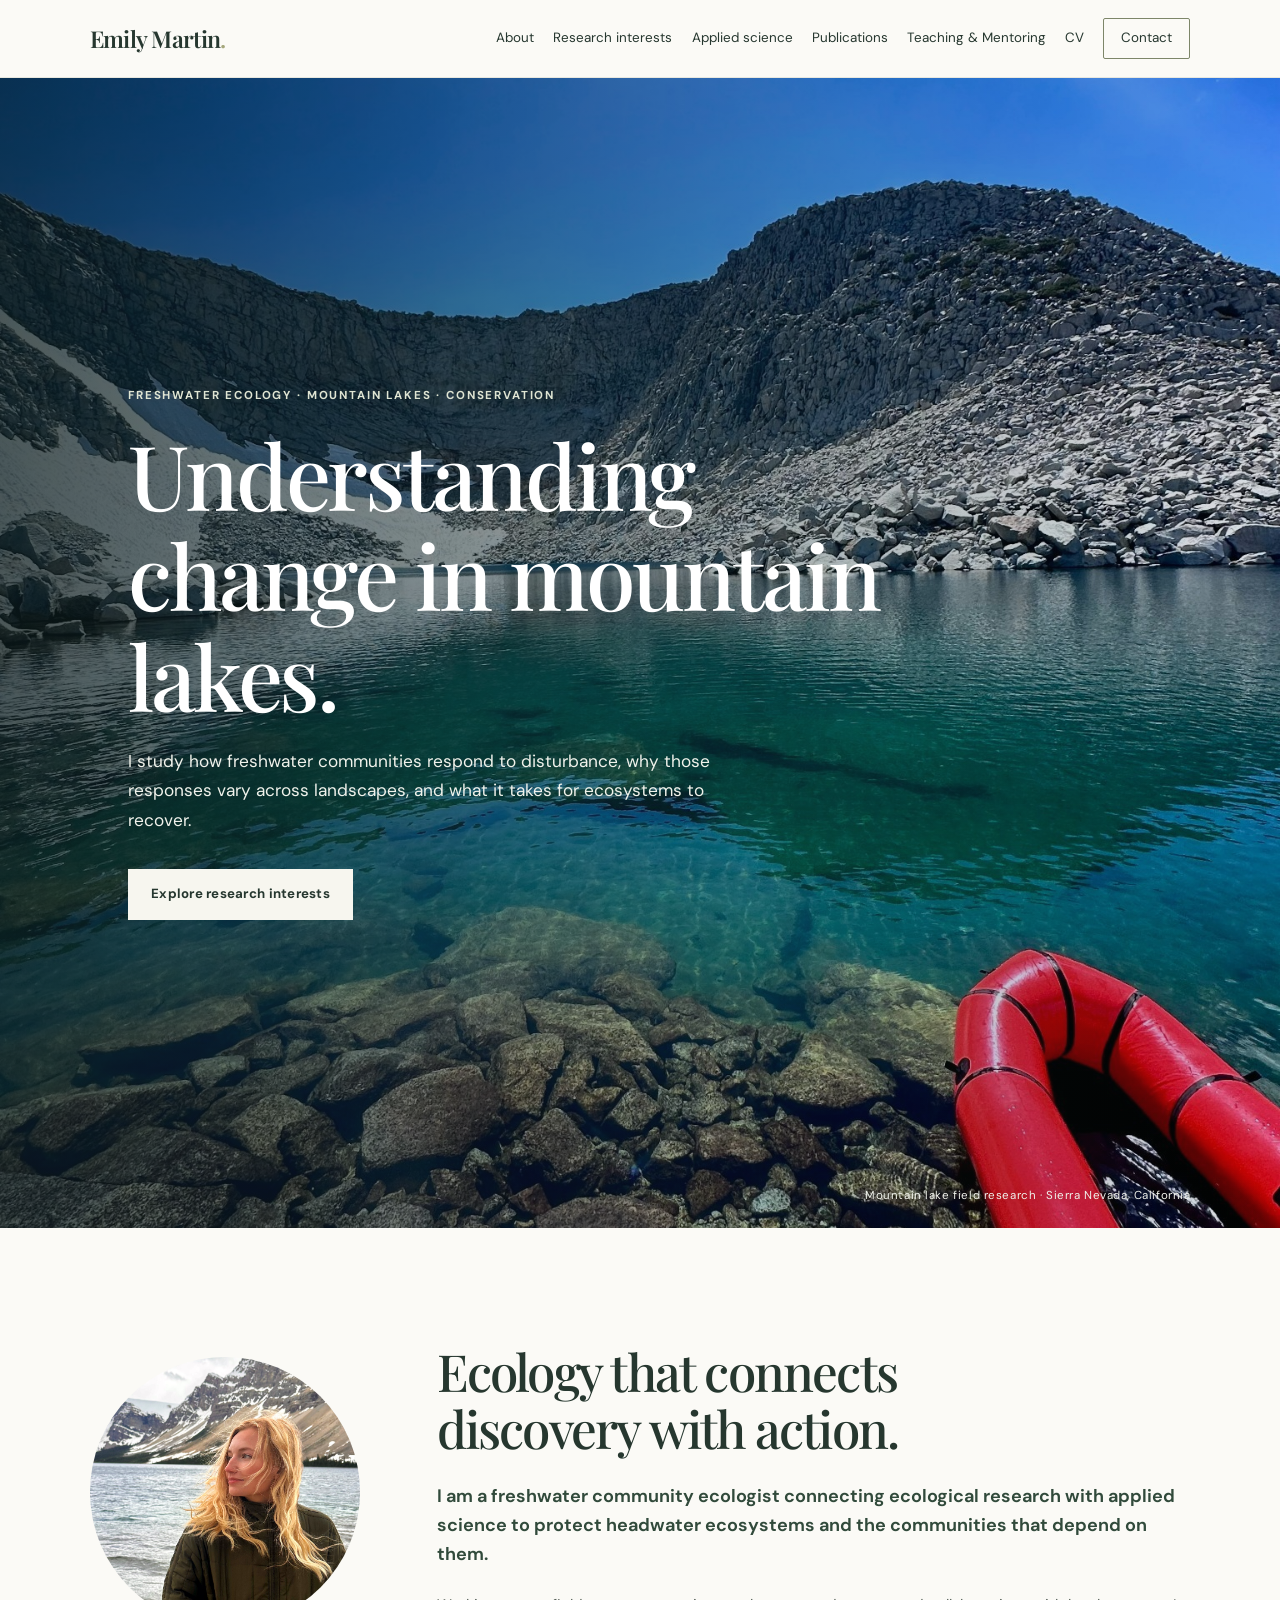
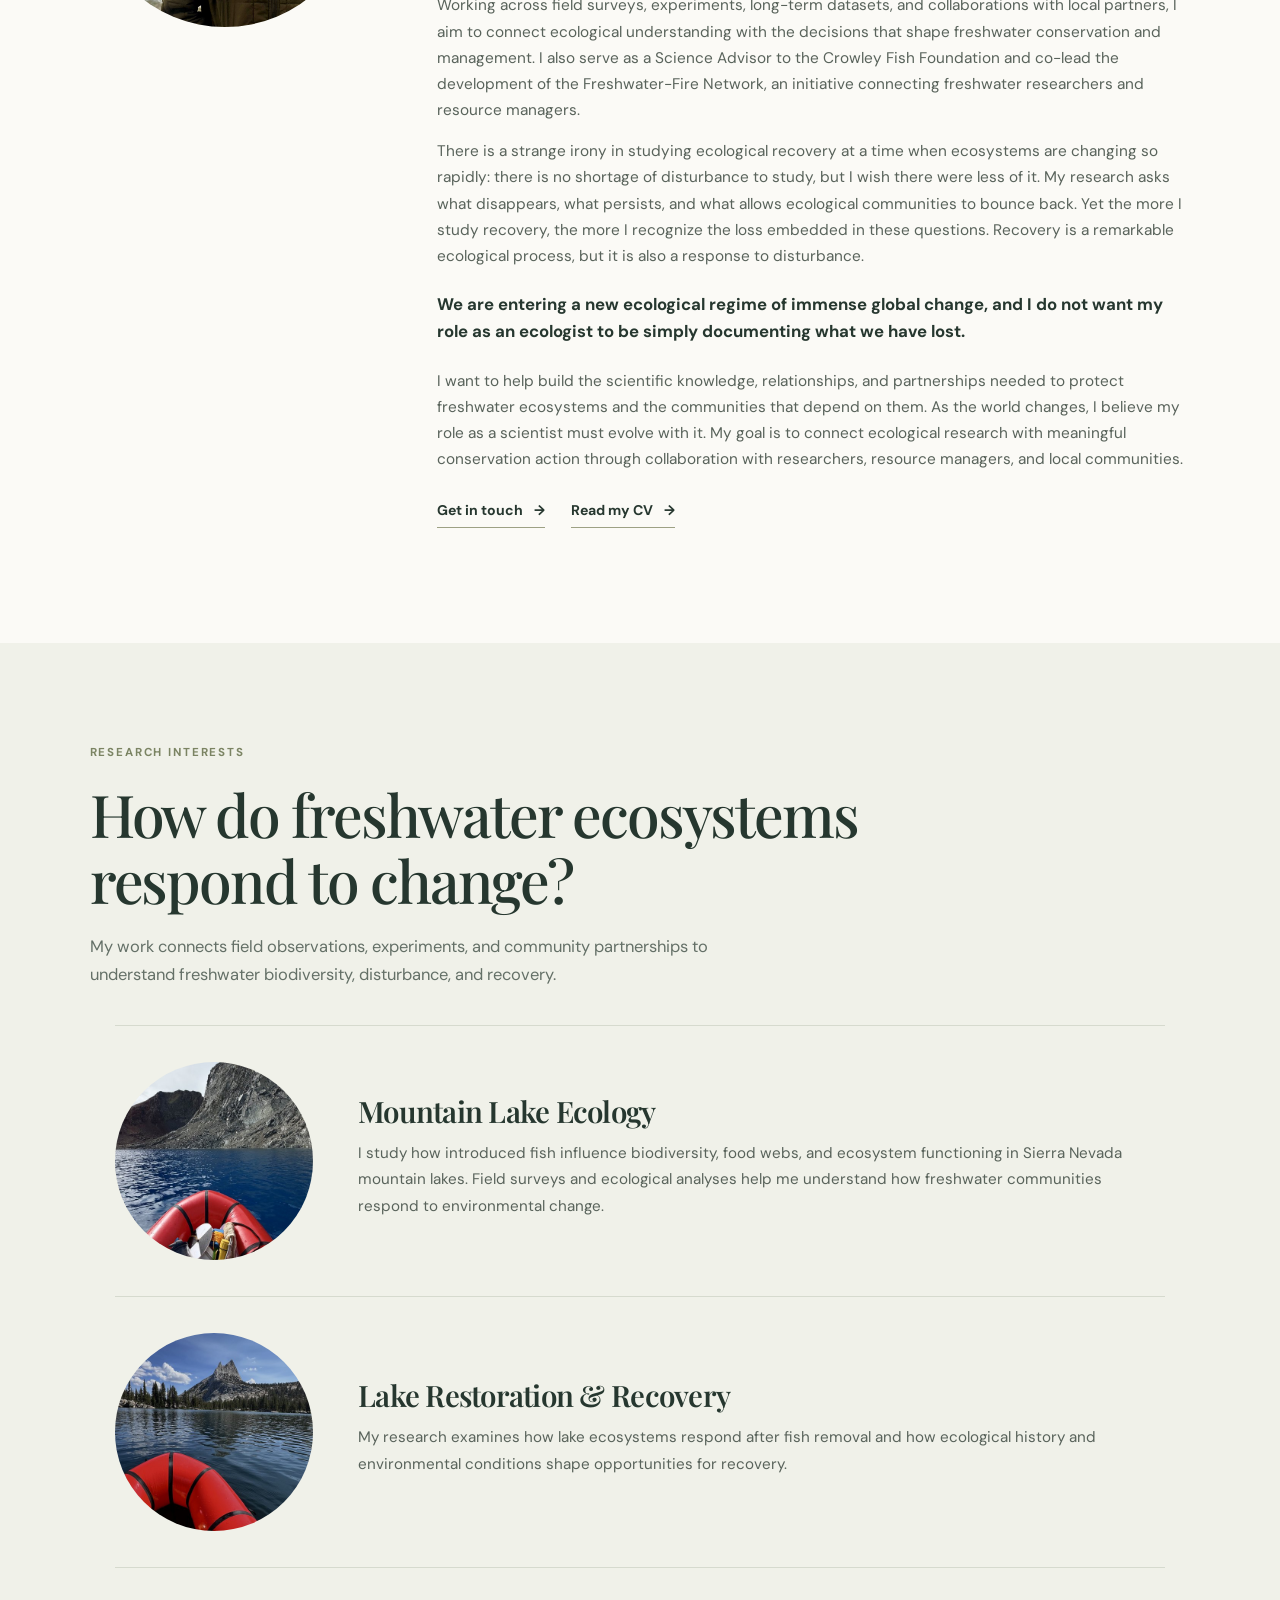
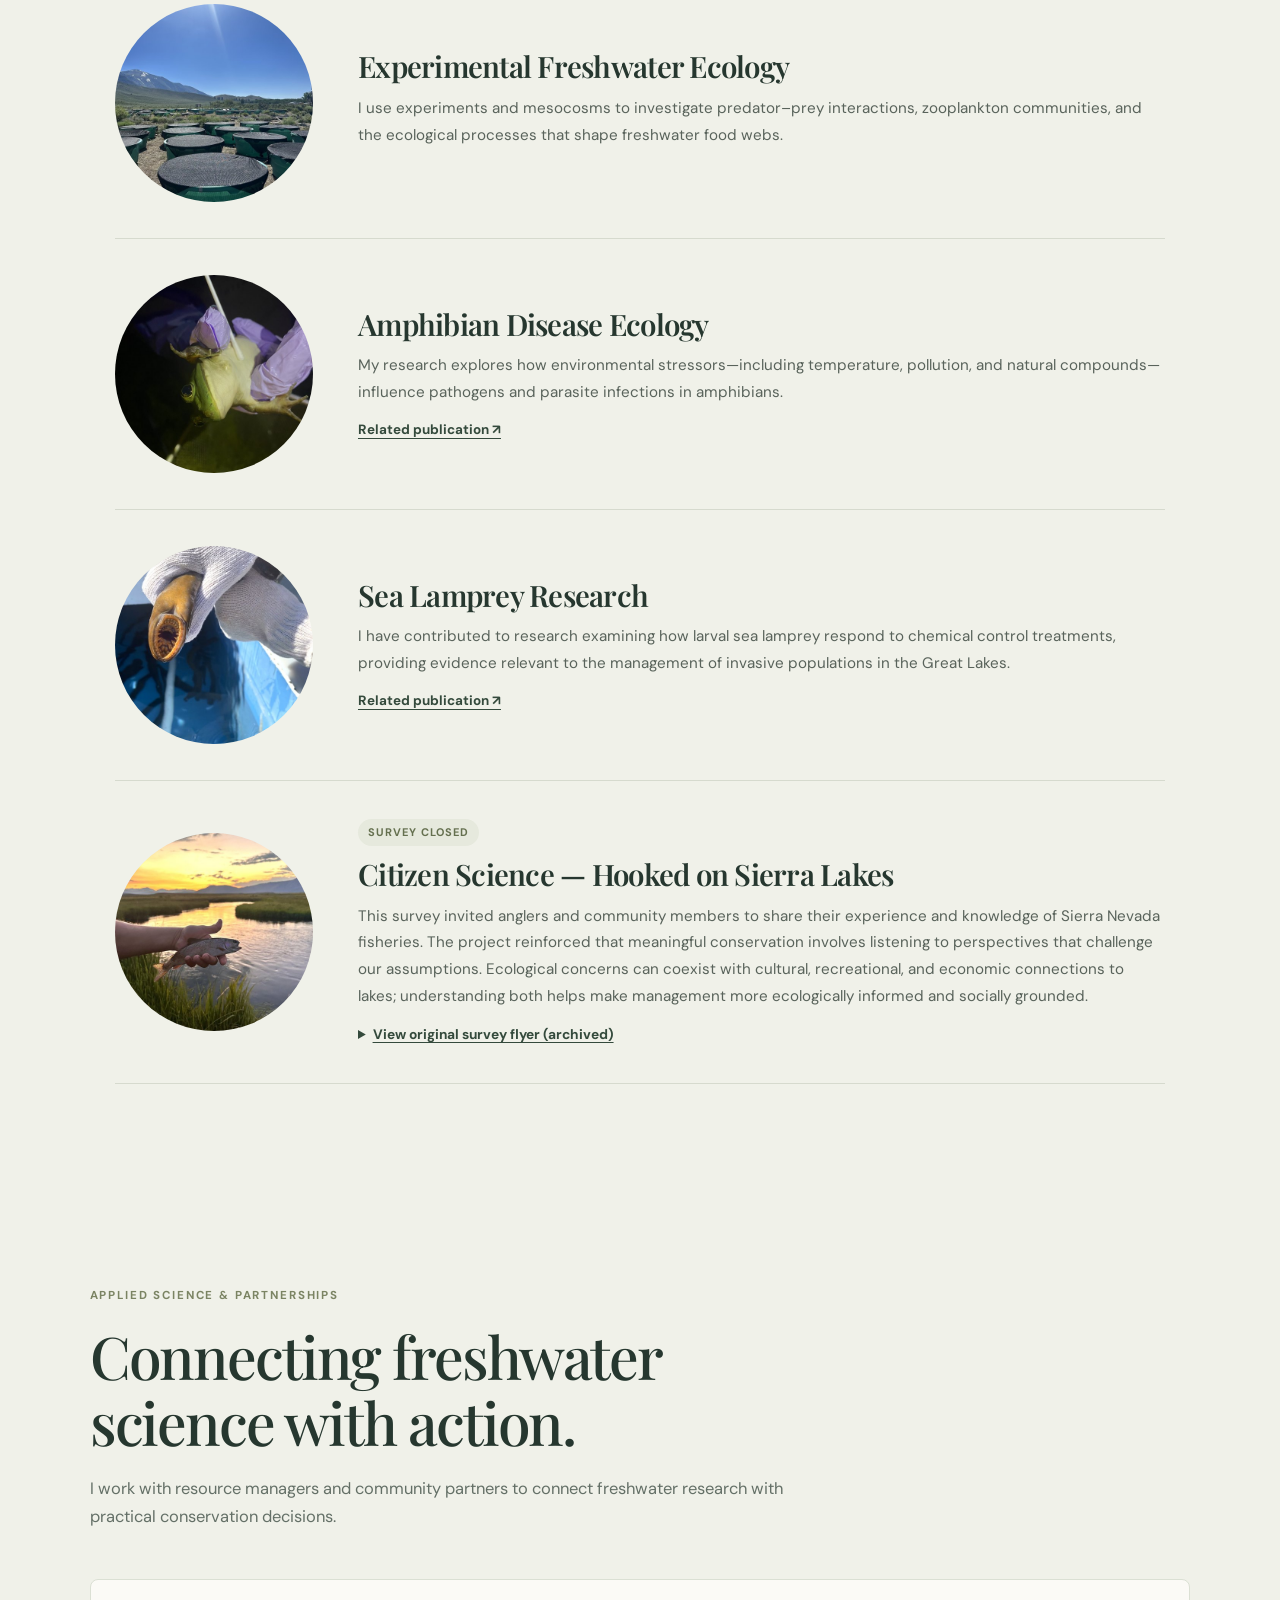
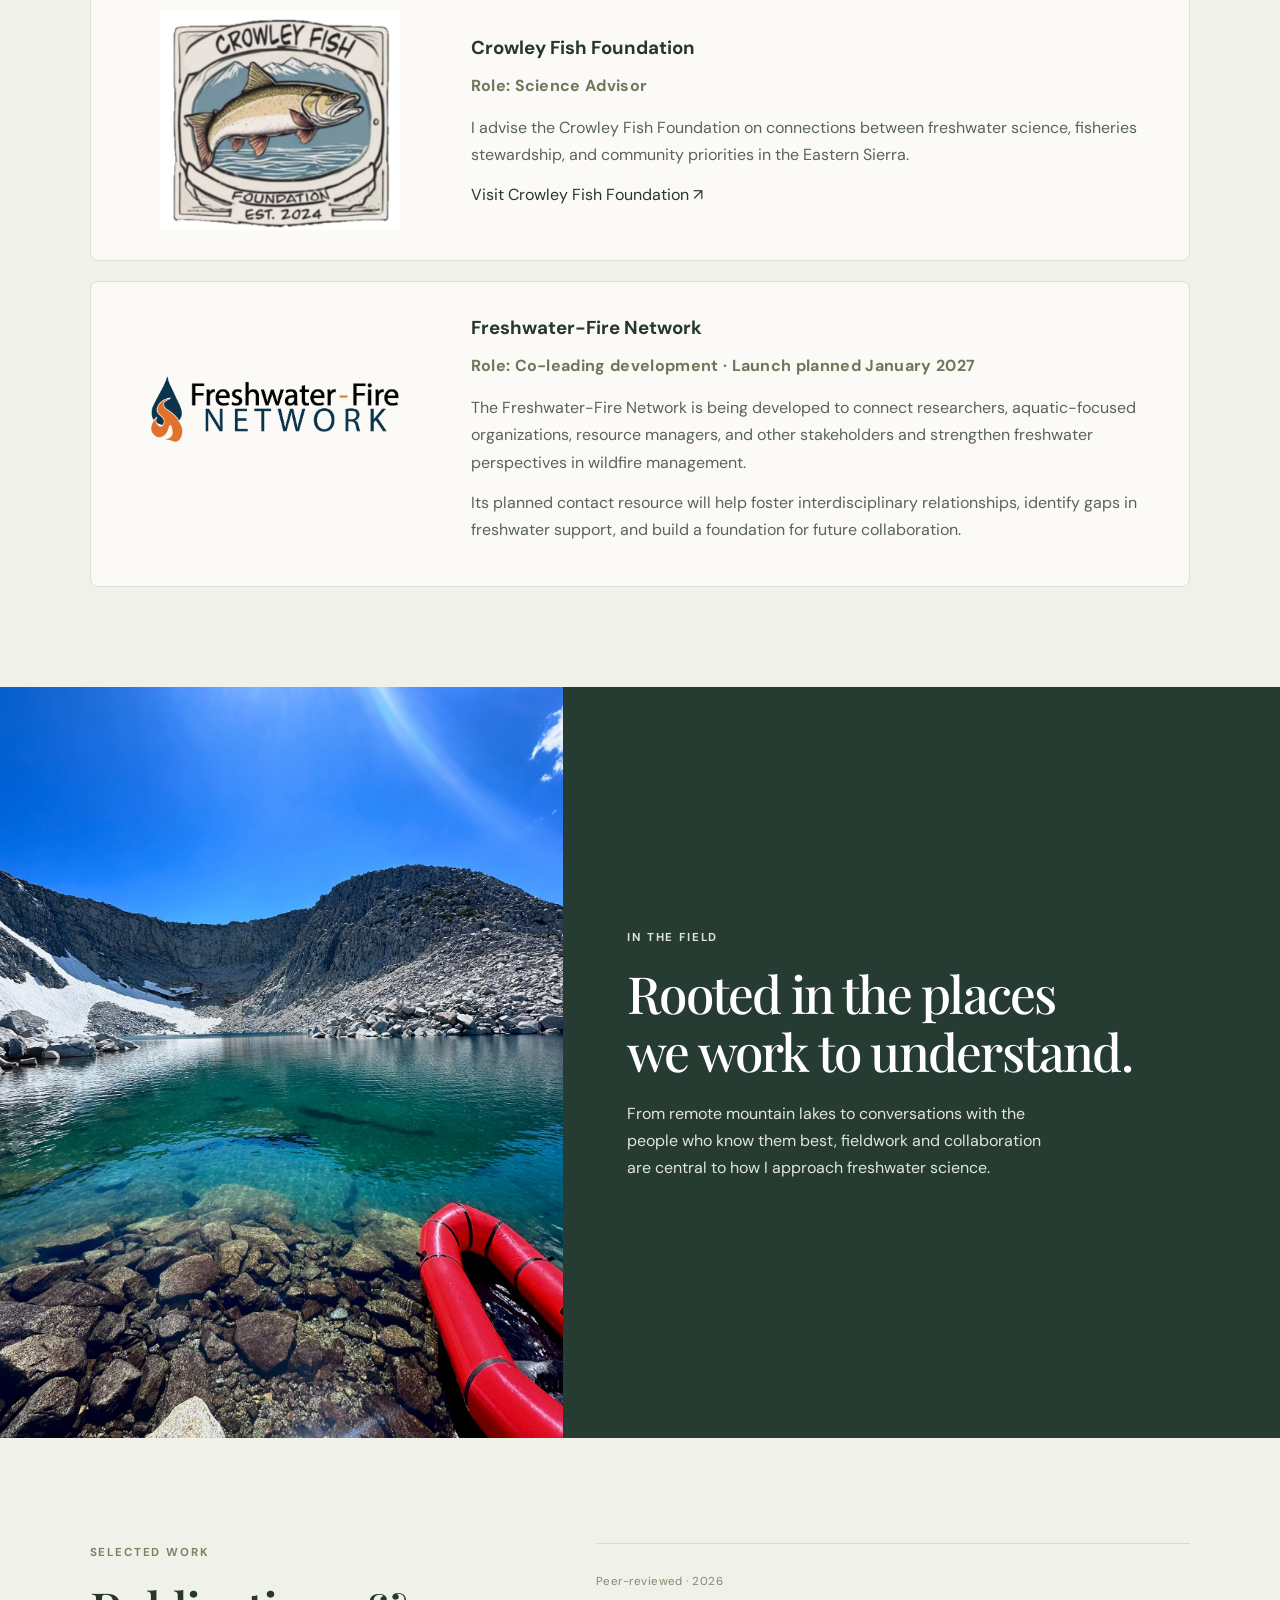
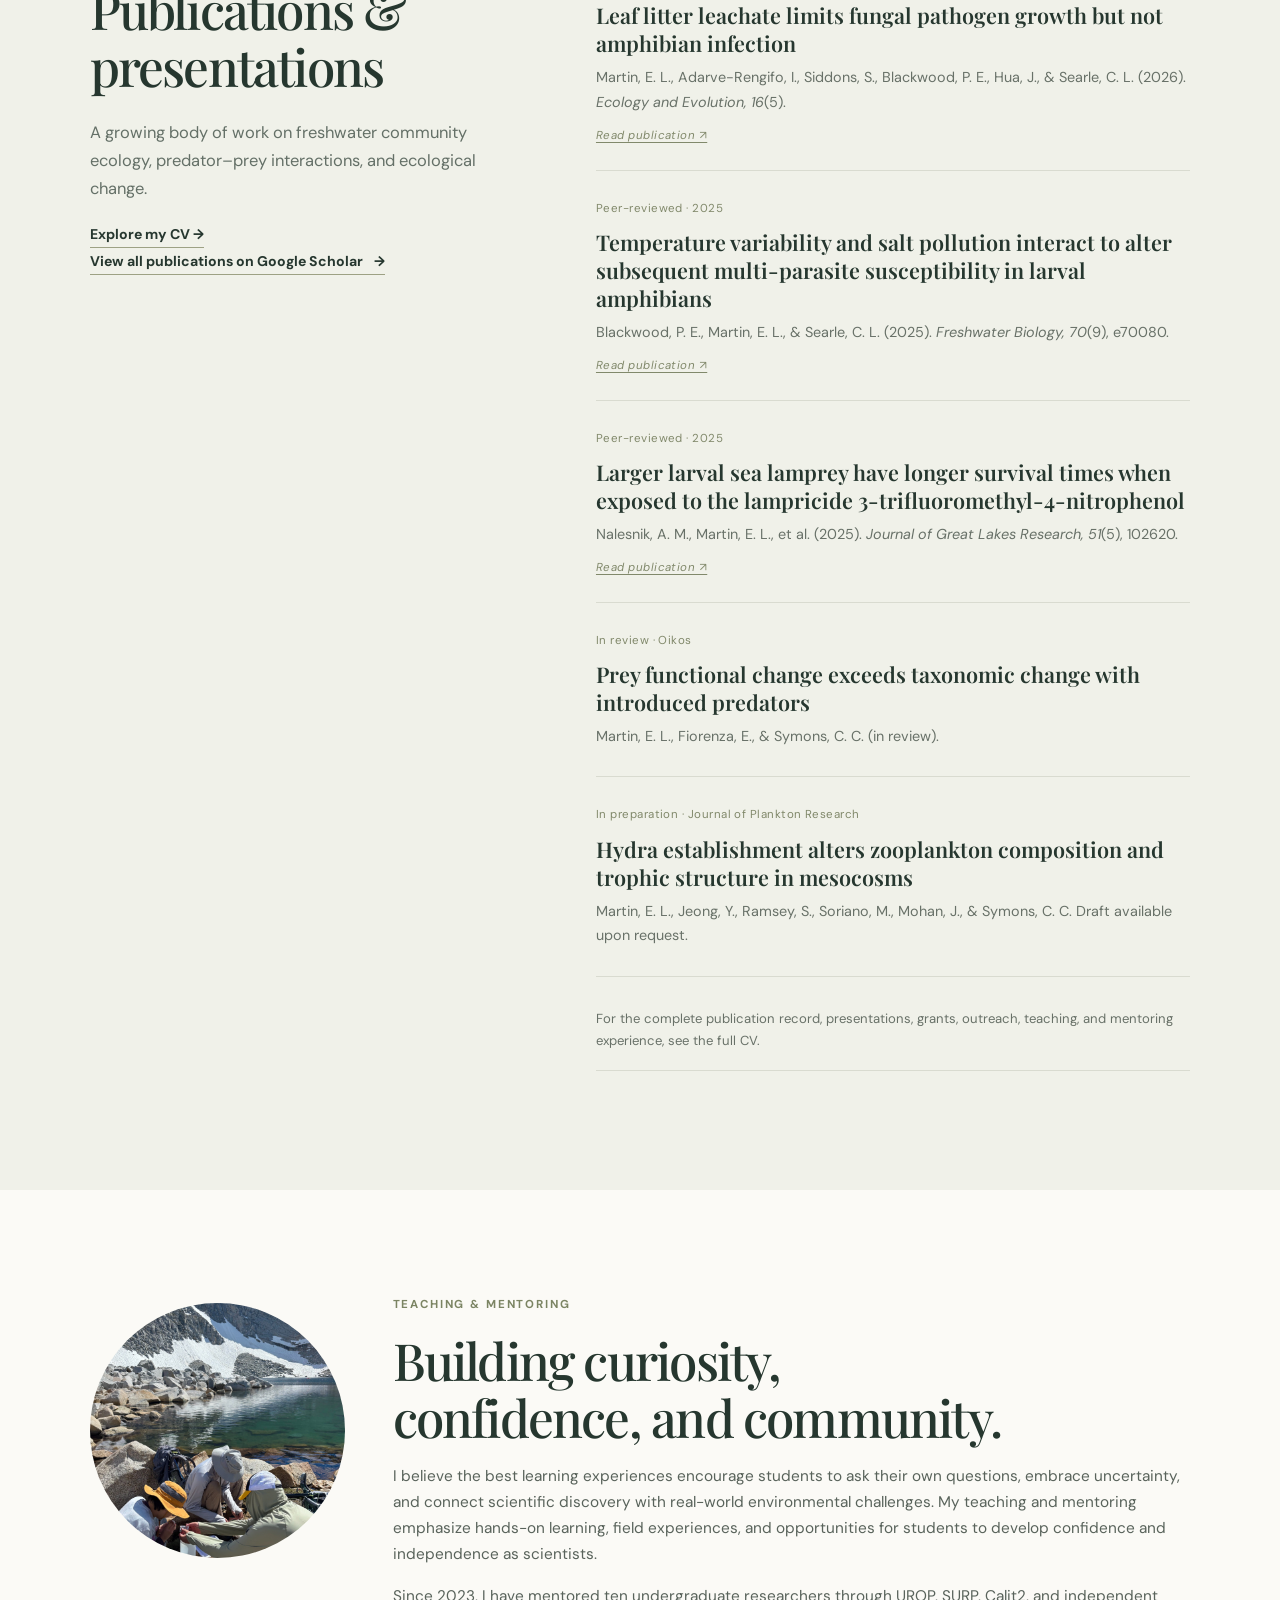
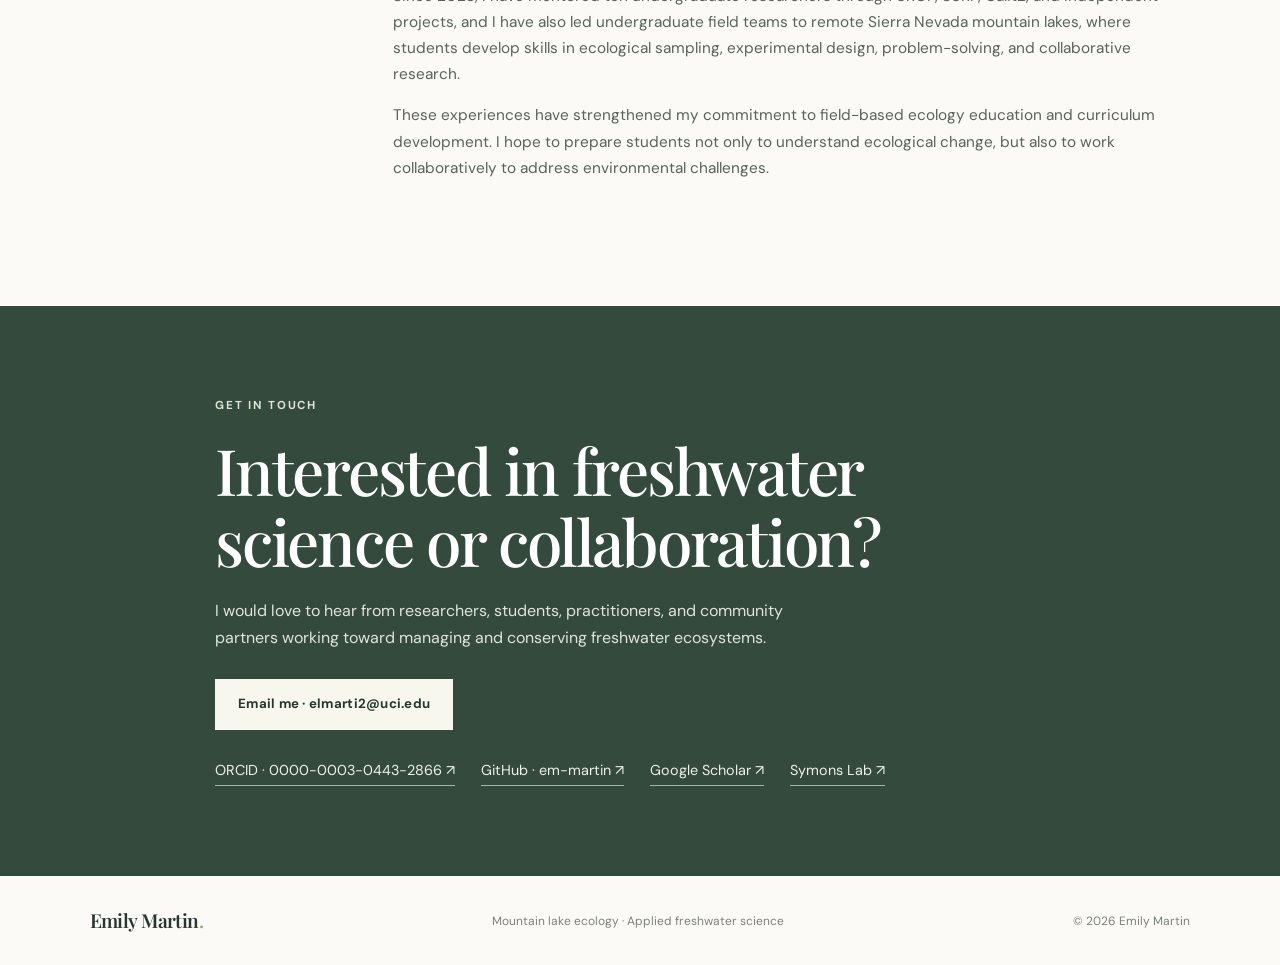
<file: index.html>
<!DOCTYPE html>

<html lang="en">
<head>
<meta charset="utf-8"/>
<meta content="width=device-width, initial-scale=1.0" name="viewport"/>
<meta content="Emily Martin — freshwater ecologist studying mountain lake communities, ecological change, and applied freshwater science." name="description"/>
<meta content="#263c32" name="theme-color"/>
<title>Emily Martin | Freshwater Ecology &amp; Applied Science</title>
<link href="https://fonts.googleapis.com" rel="preconnect"/>
<link crossorigin="" href="https://fonts.gstatic.com" rel="preconnect"/>
<link href="https://fonts.googleapis.com/css2?family=DM+Sans:wght@400;500;600;700&amp;family=Playfair+Display:wght@500;600;700&amp;display=swap" rel="stylesheet"/>
<link href="styles.css" rel="stylesheet"/>
</head>
<body>
<header class="site-header">
<a class="wordmark" href="#home">Emily Martin<span>.</span></a>
<button aria-expanded="false" aria-label="Toggle navigation" class="menu-toggle">☰</button>
<nav aria-label="Main navigation" class="nav">
<a href="#about">About</a>
<a href="#research">Research interests</a>
<a href="#applied">Applied science</a>
<a href="#publications">Publications</a>
<a href="#teaching">Teaching &amp; Mentoring</a>
<a href="cv.html">CV</a><a class="nav-contact" href="#contact">Contact</a>
</nav>
</header>
<main>
<section aria-label="Mountain lake field site" class="hero" id="home">
<div class="hero-shade"></div>
<div class="hero-content">
<p class="eyebrow light">Freshwater ecology · Mountain lakes · Conservation</p>
<h1>Understanding change in mountain lakes.</h1>
<p class="hero-subtitle">I study how freshwater communities respond to disturbance, why those responses vary across landscapes, and what it takes for ecosystems to recover.</p>
<div class="hero-actions">
<a class="button button-light" href="#research">Explore research interests</a>
</div>
</div>
<div class="hero-caption">Mountain lake field research · Sierra Nevada, California</div>
</section>
<section class="intro section-wrap" id="about">
<div class="intro-photo">
<img alt="Emily Martin beside a mountain lake" loading="eager" src="assets/emily-martin.jpg"/>
</div>
<div class="intro-copy">

<h2>Ecology that connects<br/>discovery with action.</h2><p class="about-lead">I am a freshwater community ecologist connecting ecological research with applied science to protect headwater ecosystems and the communities that depend on them.</p>
<p>Working across field surveys, experiments, long-term datasets, and collaborations with local partners, I aim to connect ecological understanding with the decisions that shape freshwater conservation and management. I also serve as a Science Advisor to the Crowley Fish Foundation and co-lead the development of the Freshwater-Fire Network, an initiative connecting freshwater researchers and resource managers.</p>
<p>There is a strange irony in studying ecological recovery at a time when ecosystems are changing so rapidly: there is no shortage of disturbance to study, but I wish there were less of it. My research asks what disappears, what persists, and what allows ecological communities to bounce back. Yet the more I study recovery, the more I recognize the loss embedded in these questions. Recovery is a remarkable ecological process, but it is also a response to disturbance.</p><p class="about-statement"><strong>We are entering a new ecological regime of immense global change, and I do not want my role as an ecologist to be simply documenting what we have lost.</strong></p><p>I want to help build the scientific knowledge, relationships, and partnerships needed to protect freshwater ecosystems and the communities that depend on them. As the world changes, I believe my role as a scientist must evolve with it. My goal is to connect ecological research with meaningful conservation action through collaboration with researchers, resource managers, and local communities.</p><a class="text-link" href="#contact">Get in touch <span>→</span></a> <a class="text-link intro-cv" href="cv.html">Read my CV <span>→</span></a>
</div>
</section>
<section class="interests-section section-tint" id="research"><div class="section-wrap"><div class="section-heading"><p class="eyebrow">Research interests</p><h2>How do freshwater ecosystems respond to change?</h2><p class="section-lede">My work connects field observations, experiments, and community partnerships to understand freshwater biodiversity, disturbance, and recovery.</p></div><div class="interest-list">
<article class="interest-row" id="mountain-lakes"><div class="interest-image"><img alt="High-elevation Sierra Nevada lake and field sampling" loading="lazy" src="assets/research-mountain-lakes.jpg"/></div><div class="interest-copy"><h3>Mountain Lake Ecology</h3><p>I study how introduced fish influence biodiversity, food webs, and ecosystem functioning in Sierra Nevada mountain lakes. Field surveys and ecological analyses help me understand how freshwater communities respond to environmental change.</p></div></article>
<article class="interest-row" id="lake-restoration"><div class="interest-image"><img alt="Mountain lake landscape surrounded by granite peaks" loading="lazy" src="assets/research-restoration.jpg"/></div><div class="interest-copy"><h3>Lake Restoration &amp; Recovery</h3><p>My research examines how lake ecosystems respond after fish removal and how ecological history and environmental conditions shape opportunities for recovery.</p></div></article>
<article class="interest-row" id="experimental-ecology"><div class="interest-image"><img alt="Outdoor tanks for experimental freshwater ecology" loading="lazy" src="assets/research-experiments.jpg"/></div><div class="interest-copy"><h3>Experimental Freshwater Ecology</h3><p>I use experiments and mesocosms to investigate predator–prey interactions, zooplankton communities, and the ecological processes that shape freshwater food webs.</p></div></article>
<article class="interest-row" id="frog-research"><div class="interest-image"><img alt="Frog during amphibian disease research" loading="lazy" src="assets/research-frogs.jpg"/></div><div class="interest-copy"><h3>Amphibian Disease Ecology</h3><p>My research explores how environmental stressors—including temperature, pollution, and natural compounds—influence pathogens and parasite infections in amphibians.</p><a class="interest-link" href="https://doi.org/10.1002/ece3.73668" rel="noopener noreferrer" target="_blank">Related publication ↗</a></div></article>
<article class="interest-row" id="lamprey-research"><div class="interest-image"><img alt="Sea lamprey examined during fisheries research" loading="lazy" src="assets/research-lamprey.jpg"/></div><div class="interest-copy"><h3>Sea Lamprey Research</h3><p>I have contributed to research examining how larval sea lamprey respond to chemical control treatments, providing evidence relevant to the management of invasive populations in the Great Lakes.</p><a class="interest-link" href="https://doi.org/10.1016/j.jglr.2025.102620" rel="noopener noreferrer" target="_blank">Related publication ↗</a></div></article>
<article class="interest-row" id="citizen-science"><div class="interest-image"><img alt="Trout photographed in the Eastern Sierra" loading="lazy" src="assets/research-citizen-science.jpg"/></div><div class="interest-copy"><p class="interest-status">Survey closed</p><h3>Citizen Science — Hooked on Sierra Lakes</h3><p>This survey invited anglers and community members to share their experience and knowledge of Sierra Nevada fisheries. The project reinforced that meaningful conservation involves listening to perspectives that challenge our assumptions. Ecological concerns can coexist with cultural, recreational, and economic connections to lakes; understanding both helps make management more ecologically informed and socially grounded.</p><details class="survey-archive"><summary>View original survey flyer (archived)</summary><img alt="Archived Hooked on Sierra Lakes survey flyer — survey closed" loading="lazy" src="assets/sierra-fish-survey-flyer.jpg"/><p>The survey is closed and is no longer accepting responses.</p></details></div></article>
</div></div></section>
<section aria-labelledby="partnerships-title" class="partnerships section-tint" id="applied">
<div class="section-wrap">
<div class="section-heading">
<p class="eyebrow">Applied science &amp; partnerships</p>
<h2 id="partnerships-title">Connecting freshwater science with action.</h2>
<p class="section-lede">I work with resource managers and community partners to connect freshwater research with practical conservation decisions.</p>
</div>
<div class="partnership-grid">
<article class="partnership-card"><div class="partner-row"><div class="partner-media crowley-media"><img alt="Crowley Fish Foundation logo" loading="lazy" src="assets/crowley-fish-foundation.png"/></div><div class="partner-body">
<div class="partnership-card-top">
<h3>Crowley Fish Foundation</h3>
<span class="partnership-kicker">Role: Science Advisor</span></div>
<p>I advise the Crowley Fish Foundation on connections between freshwater science, fisheries stewardship, and community priorities in the Eastern Sierra.</p>
<a class="project-link" href="https://crowleyfishfoundation.org/" rel="noopener noreferrer" target="_blank">Visit Crowley Fish Foundation ↗</a>
</div></div></article>
<article class="partnership-card network-card"><div class="network-row"><div class="network-media"><img alt="Freshwater-Fire Network logo with an integrated water droplet and flame" class="network-logo" decoding="async" loading="lazy" src="assets/freshwater-fire-network.png"/></div><div class="network-body">
<div class="partnership-card-top">
<h3>Freshwater-Fire Network</h3>
<span class="partnership-kicker">Role: Co-leading development · Launch planned January 2027</span></div>
<p>The Freshwater-Fire Network is being developed to connect researchers, aquatic-focused organizations, resource managers, and other stakeholders and strengthen freshwater perspectives in wildfire management.</p>
<p>Its planned contact resource will help foster interdisciplinary relationships, identify gaps in freshwater support, and build a foundation for future collaboration.</p>
</div></div></article>
</div>
</div>
</section>
<section aria-label="Rooted in the places we work to understand" class="field-note">
<div class="field-note-image"><img alt="Full vertical view of a clear Sierra Nevada mountain lake beneath a granite cirque" loading="lazy" src="assets/rooted-vertical-lake.jpg"/></div>
<div class="field-note-copy">
<p class="eyebrow light">In the field</p>
<h2>Rooted in the places<br/>we work to understand.</h2>
<p>From remote mountain lakes to conversations with the people who know them best, fieldwork and collaboration are central to how I approach freshwater science.</p>
</div>
</section>
<section class="publications section-tint" id="publications">
<div class="section-wrap publication-layout">
<div>
<p class="eyebrow">Selected work</p>
<h2>Publications &amp;<br/>presentations</h2>
<p class="section-lede">A growing body of work on freshwater community ecology, predator–prey interactions, and ecological change.</p>
<a class="text-link" href="cv.html">Explore my CV →</a><br><a class="text-link"
   href="https://scholar.google.com/citations?user=MfuE7MAAAAAJ&amp;hl=en"
   target="_blank"
   rel="noopener noreferrer">
  View all publications on Google Scholar <span>→</span>
</a>
</div>
<div class="publication-list">
<article class="publication"><span class="pub-type">Peer-reviewed · 2026</span><h3>Leaf litter leachate limits fungal pathogen growth but not amphibian infection</h3><p>Martin, E. L., Adarve-Rengifo, I., Siddons, S., Blackwood, P. E., Hua, J., &amp; Searle, C. L. (2026). <em>Ecology and Evolution, 16</em>(5).</p><a class="pub-meta" href="https://doi.org/10.1002/ece3.73668" rel="noopener" target="_blank">Read publication ↗</a></article>
<article class="publication"><span class="pub-type">Peer-reviewed · 2025</span><h3>Temperature variability and salt pollution interact to alter subsequent multi-parasite susceptibility in larval amphibians</h3><p>Blackwood, P. E., Martin, E. L., &amp; Searle, C. L. (2025). <em>Freshwater Biology, 70</em>(9), e70080.</p><a class="pub-meta" href="https://doi.org/10.1111/fwb.70080" rel="noopener" target="_blank">Read publication ↗</a></article>
<article class="publication"><span class="pub-type">Peer-reviewed · 2025</span><h3>Larger larval sea lamprey have longer survival times when exposed to the lampricide 3-trifluoromethyl-4-nitrophenol</h3><p>Nalesnik, A. M., Martin, E. L., et al. (2025). <em>Journal of Great Lakes Research, 51</em>(5), 102620.</p><a class="pub-meta" href="https://doi.org/10.1016/j.jglr.2025.102620" rel="noopener" target="_blank">Read publication ↗</a></article>
<article class="publication"><span class="pub-type">In review · Oikos</span><h3>Prey functional change exceeds taxonomic change with introduced predators</h3><p>Martin, E. L., Fiorenza, E., &amp; Symons, C. C. (in review).</p></article>
<article class="publication"><span class="pub-type">In preparation · Journal of Plankton Research</span><h3>Hydra establishment alters zooplankton composition and trophic structure in mesocosms</h3><p>Martin, E. L., Jeong, Y., Ramsey, S., Soriano, M., Mohan, J., &amp; Symons, C. C. Draft available upon request.</p></article>
<p class="cv-note">For the complete publication record, presentations, grants, outreach, teaching, and mentoring experience, see the full CV.</p>
</div>
</div>
</section>
<section class="teaching section-wrap" id="teaching">
<figure class="teaching-photo"><img alt="Teaching and mentoring field experience" loading="lazy" onerror="this.onerror=null;this.src='assets/project-field-team.jpg'" src="assets/teaching-photo.jpg"/></figure><div>
<p class="eyebrow">Teaching &amp; mentoring</p>
<h2>Building curiosity,<br/>confidence, and community.</h2>
<div class="teaching-copy"><p>I believe the best learning experiences encourage students to ask their own questions, embrace uncertainty, and connect scientific discovery with real-world environmental challenges. My teaching and mentoring emphasize hands-on learning, field experiences, and opportunities for students to develop confidence and independence as scientists.</p><p>Since 2023, I have mentored ten undergraduate researchers through UROP, SURP, Calit2, and independent projects, and I have also led undergraduate field teams to remote Sierra Nevada mountain lakes, where students develop skills in ecological sampling, experimental design, problem-solving, and collaborative research.</p><p>These experiences have strengthened my commitment to field-based ecology education and curriculum development. I hope to prepare students not only to understand ecological change, but also to work collaboratively to address environmental challenges.</p></div></div>

</section>
<section class="contact" id="contact">
<div class="section-wrap contact-inner">
<p class="eyebrow light">Get in touch</p>
<h2>Interested in freshwater<br/>science or collaboration?</h2>
<p>I would love to hear from researchers, students, practitioners, and community partners working toward managing and conserving freshwater ecosystems.</p>
<a class="button button-light" href="mailto:elmarti2@uci.edu">Email me · elmarti2@uci.edu</a>
<div class="contact-profiles"><a href="https://orcid.org/0000-0003-0443-2866" rel="noopener noreferrer" target="_blank">ORCID · 0000-0003-0443-2866 ↗</a><a href="https://github.com/em-martin" rel="noopener noreferrer" target="_blank">GitHub · em-martin ↗</a><a href="https://scholar.google.com/citations?user=MfuE7MAAAAAJ&amp;hl=en"
   target="_blank"
   rel="noopener noreferrer">
  Google Scholar ↗
</a><a href="https://www.symonslab.com/" rel="noopener noreferrer" target="_blank">Symons Lab ↗</a></div></div>
</section>
</main>
<footer class="footer">
<a class="wordmark" href="#home">Emily Martin<span>.</span></a>
<p>Mountain lake ecology · Applied freshwater science</p>
<p>© <span id="year"></span> Emily Martin</p>
</footer>
<script src="script.js"></script>
</body>
</html>
</file>
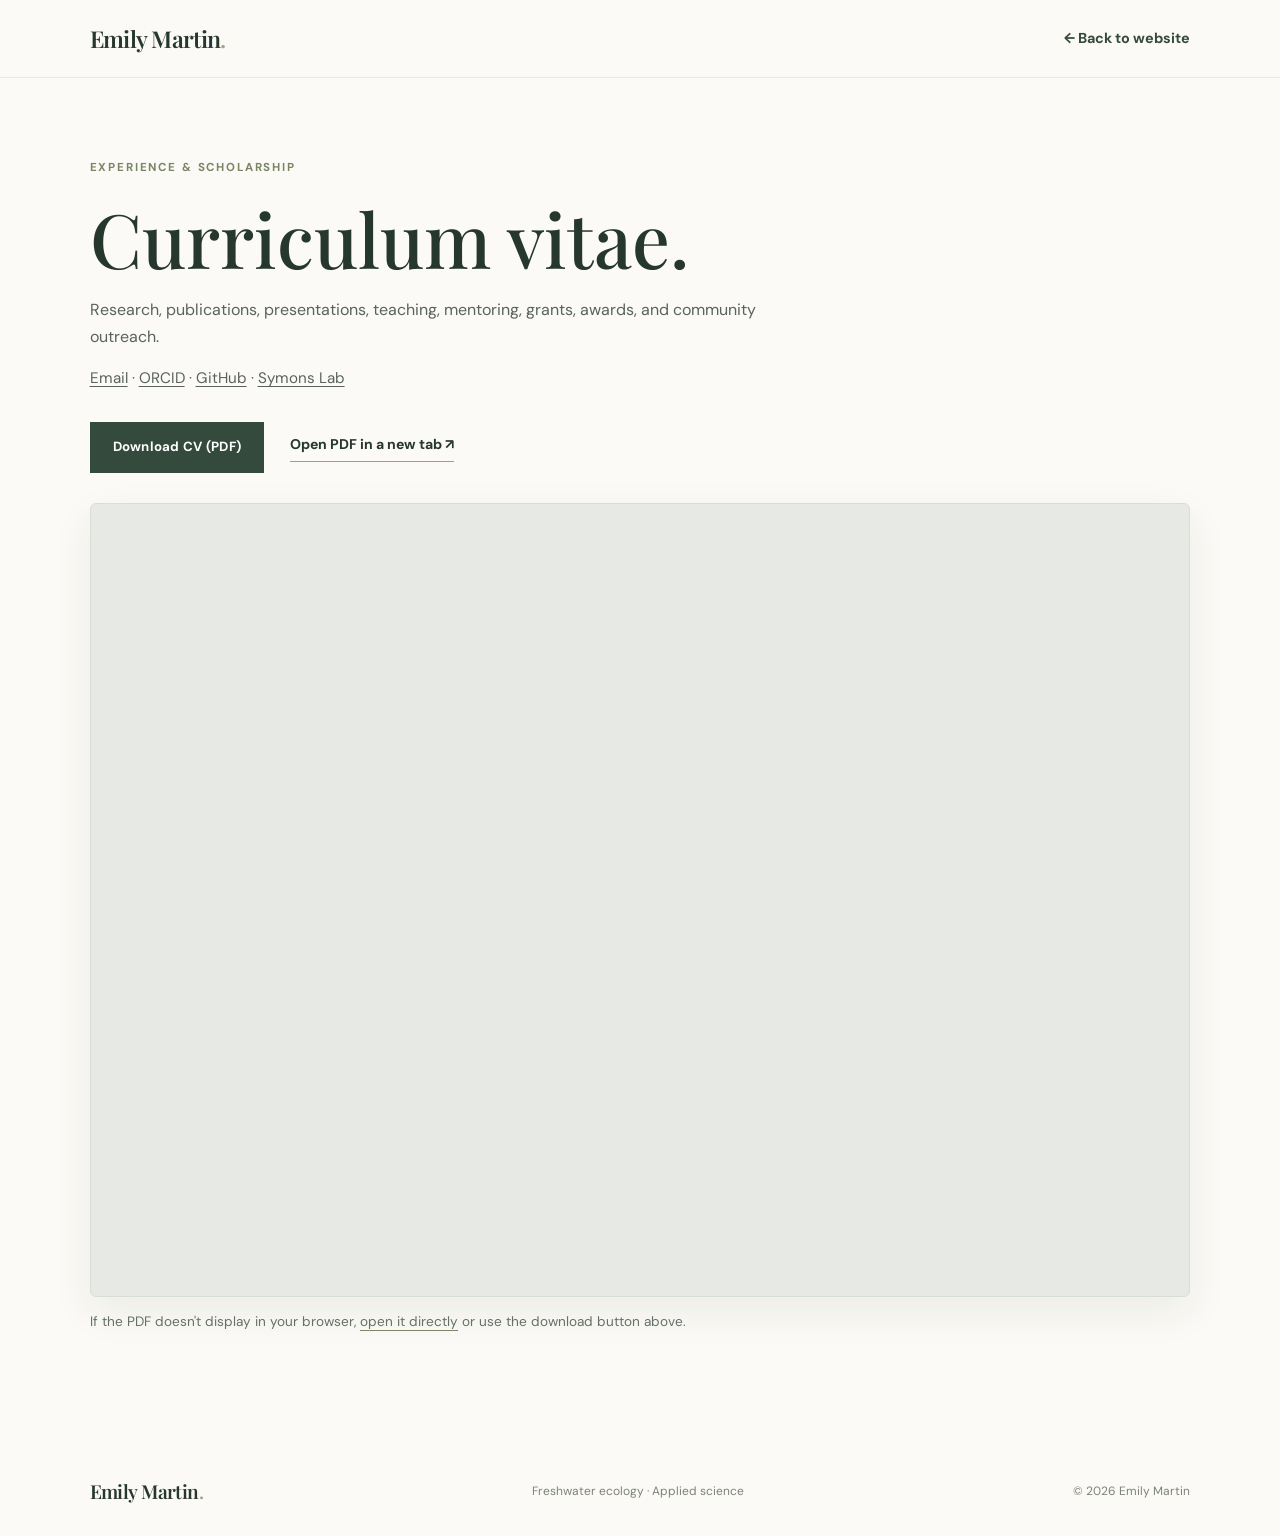
<file: cv.html>
<!DOCTYPE html>

<html lang="en"><head><meta charset="utf-8"/><meta content="width=device-width,initial-scale=1" name="viewport"/><meta content="Curriculum vitae of Emily L. Martin — research, publications, teaching, mentoring, and outreach." name="description"/><meta content="#263c32" name="theme-color"/><title>CV | Emily Martin</title><link href="https://fonts.googleapis.com" rel="preconnect"/><link crossorigin="" href="https://fonts.gstatic.com" rel="preconnect"/><link href="https://fonts.googleapis.com/css2?family=DM+Sans:wght@400;500;600;700&amp;family=Playfair+Display:wght@500;600;700&amp;display=swap" rel="stylesheet"/><link href="styles.css" rel="stylesheet"/></head>
<body><header class="site-header"><a class="wordmark" href="index.html#home">Emily Martin<span>.</span></a><a class="cv-back" href="index.html">← Back to website</a></header><main class="cv-page"><div class="section-wrap"><p class="eyebrow">Experience &amp; scholarship</p><h1>Curriculum vitae.</h1><p class="cv-intro">Research, publications, presentations, teaching, mentoring, grants, awards, and community outreach.</p><p class="cv-profile-links"><a href="mailto:elmarti2@uci.edu">Email</a> · <a href="https://orcid.org/0000-0003-0443-2866" rel="noopener noreferrer" target="_blank">ORCID</a> · <a href="https://github.com/em-martin" rel="noopener noreferrer" target="_blank">GitHub</a> · <a href="https://www.symonslab.com/" rel="noopener noreferrer" target="_blank">Symons Lab</a></p><div class="cv-actions"><a class="button button-dark" download="Emily-Martin-CV.pdf" href="assets/Emily-Martin-CV.pdf">Download CV (PDF)</a><a class="text-link" href="assets/Emily-Martin-CV.pdf" rel="noopener" target="_blank">Open PDF in a new tab ↗</a></div><div class="pdf-container"><iframe loading="lazy" src="assets/Emily-Martin-CV.pdf#view=FitH" title="Emily Martin full curriculum vitae PDF"><p>Inline PDF viewing is not supported. <a href="assets/Emily-Martin-CV.pdf">Open the CV PDF instead.</a></p></iframe></div><p class="pdf-fallback">If the PDF doesn't display in your browser, <a href="assets/Emily-Martin-CV.pdf" rel="noopener" target="_blank">open it directly</a> or use the download button above.</p></div></main><footer class="footer"><a class="wordmark" href="index.html#home">Emily Martin<span>.</span></a><p>Freshwater ecology · Applied science</p><p>© <span id="year"></span> Emily Martin</p></footer><script src="script.js"></script></body></html>
</file>
<file: styles.css>
*{box-sizing:border-box}html{scroll-behavior:smooth;scroll-padding-top:82px}body{margin:0;color:#26372f;background:#fbfaf6;font-family:"DM Sans",sans-serif;line-height:1.7}a{color:inherit;text-decoration:none}.site-header{height:78px;padding:0 7%;display:flex;align-items:center;justify-content:space-between;background:#fbfaf6;position:sticky;top:0;z-index:10;border-bottom:1px solid #e9e8df}.wordmark{font-family:"Playfair Display",serif;font-size:1.45rem;font-weight:600;letter-spacing:-.03em}.wordmark span{color:#a5a77b}.nav{display:flex;align-items:center;gap:clamp(15px,2.3vw,34px);font-size:.84rem}.nav a{transition:color .2s}.nav a:hover,.text-link:hover{color:#8b9066}.nav-contact{border:1px solid #7d8669;padding:8px 17px;border-radius:2px}.menu-toggle{display:none;background:none;border:0;font-size:1.5rem;color:#26372f}.hero{min-height:1150px;height:min(95vh,1000px);position:relative;display:flex;align-items:center;background:url("assets/mountain-lake.jpg") center 54%/cover no-repeat;color:white}.hero-shade{position:absolute;inset:0;background:linear-gradient(90deg,rgba(12,28,28,.72),rgba(12,28,28,.25) 68%,rgba(12,28,28,.08))}.hero-content{position:relative;z-index:1;width:min(780px,86%);margin-left:10%;padding:70px 0}.eyebrow{text-transform:uppercase;letter-spacing:.16em;font-size:.72rem;font-weight:700;color:#7b8463;margin:0 0 18px}.eyebrow.light{color:#e0e5d3}.hero h1,.section-heading h2,.intro h2,.applied h2,.field-note h2,.publication-layout h2,.teaching h2,.contact h2{font-family:"Playfair Display",serif;font-weight:500;letter-spacing:-.035em;line-height:1.12}.hero h1{font-size:clamp(3.3rem,7vw,6.2rem);margin:0 0 22px}.hero-subtitle{font-size:1.08rem;max-width:610px;color:#f0f2eb}.hero-actions{display:flex;align-items:center;gap:28px;margin-top:34px}.button{display:inline-block;padding:13px 22px;font-size:.83rem;font-weight:700;letter-spacing:.02em;border:1px solid transparent;transition:transform .2s,background .2s}.button:hover{transform:translateY(-2px)}.button-light{background:#f7f6ef;color:#26372f}.button-dark{background:#344a3c;color:white}.text-link{font-weight:700;font-size:.88rem;border-bottom:1px solid #9da184;padding-bottom:4px}.text-link span{padding-left:8px}.light-link{color:white;border-color:rgba(255,255,255,.6)}.hero-caption{position:absolute;right:7%;bottom:22px;font-size:.72rem;color:#f0f2eb;letter-spacing:.05em}.section-wrap{width:min(1120px,86%);margin:auto}.intro{display:grid;grid-template-columns:.85fr 1.15fr;gap:9%;align-items:center;padding-top:115px;padding-bottom:115px}.intro-photo{height:500px;overflow:hidden}.intro-photo img{width:100%;height:100%;object-fit:cover;object-position:50% 35%}.intro h2,.applied h2,.publication-layout h2,.teaching h2{font-size:clamp(2.3rem,4vw,3.5rem);margin:0 0 24px}.intro-copy p:not(.eyebrow),.applied-copy>p:not(.eyebrow),.teaching-copy p{color:#59635b;font-size:.96rem}.intro-copy .text-link{display:inline-block;margin-top:12px}.section-tint{background:#f0f1e9}.research{padding:105px 0 112px}.section-heading{max-width:740px;margin-bottom:48px}.section-heading h2{font-size:clamp(2.5rem,4.6vw,4rem);margin:0 0 20px}.section-lede{font-size:1.03rem;color:#647067;max-width:700px}.research-grid{display:grid;grid-template-columns:repeat(3,1fr);gap:18px}.research-card{background:#fbfaf6;padding:30px 28px 32px;min-height:275px;border-top:3px solid #9ca27d}.card-number{font-family:"Playfair Display",serif;color:#9ca27d;font-size:1.45rem}.research-card h3,.applied-item h3,.publication h3{font-family:"Playfair Display",serif;font-size:1.35rem;line-height:1.3;font-weight:600;margin:16px 0 10px}.research-card p,.applied-item p,.publication p{font-size:.9rem;color:#687168}.tag{display:inline-block;margin-top:12px;padding:5px 10px;background:#eef0e7;color:#68724f;font-size:.7rem;letter-spacing:.04em}.applied{display:grid;grid-template-columns:1fr 1fr;gap:9%;padding-top:115px;padding-bottom:115px;align-items:center}.applied-copy .button{margin-top:18px}.applied-panel{border-left:1px solid #d8dace;padding-left:35px}.applied-item{display:grid;grid-template-columns:42px 1fr;gap:15px;padding:19px 0;border-bottom:1px solid #e1e2d9}.applied-item:first-child{padding-top:0}.applied-item:last-child{border:0;padding-bottom:0}.applied-icon{font-family:"Playfair Display",serif;color:#8c956d;font-size:1.25rem;padding-top:13px}.applied-item h3{margin:5px 0 5px}.applied-item p{margin:0}.field-note{min-height:470px;display:grid;grid-template-columns:1.1fr .9fr;background:#263c32;color:white}.field-note-image{background:url("assets/mountain-lake.jpg") center 64%/cover no-repeat;min-height:470px}.field-note-copy{padding:75px clamp(35px,7vw,100px);align-self:center}.field-note h2{font-size:clamp(2.4rem,4vw,3.7rem);margin:0 0 20px}.field-note-copy>p:last-child{color:#e0e5dc;max-width:430px}.publications{padding:105px 0}.publication-layout{display:grid;grid-template-columns:.8fr 1.2fr;gap:10%}.publication-list{border-top:1px solid #d9dbd0}.publication{padding:22px 0;border-bottom:1px solid #d9dbd0}.pub-type,.pub-meta{font-size:.72rem;letter-spacing:.04em;color:#81896b}.publication h3{margin:8px 0}.publication p{margin:6px 0}.pub-meta{font-style:italic}.teaching{display:grid;grid-template-columns:1fr 1fr;gap:10%;padding-top:105px;padding-bottom:110px}.teaching-copy{padding-top:25px}.contact{background:#344a3c;color:white;padding:90px 0}.contact-inner{max-width:850px}.contact h2{font-size:clamp(2.7rem,5vw,4.3rem);margin:0 0 20px}.contact-inner>p:not(.eyebrow){max-width:610px;color:#e0e5dc;margin-bottom:28px}.footer{padding:28px 7%;display:flex;align-items:center;justify-content:space-between;gap:20px;background:#fbfaf6}.footer p{font-size:.75rem;color:#7b8278;margin:0}.footer .wordmark{font-size:1.2rem}@media(max-width:800px){.site-header{height:70px}.menu-toggle{display:block}.nav{display:none;position:absolute;top:69px;left:0;right:0;background:#fbfaf6;padding:18px 7% 25px;flex-direction:column;align-items:flex-start;border-bottom:1px solid #e9e8df}.nav.open{display:flex}.hero{min-height:610px;height:75vh;background-position:58% center}.hero-content{margin-left:7%}.intro{grid-template-columns:1fr;gap:38px;padding-top:75px;padding-bottom:75px}.intro-photo{height:430px;max-width:520px}.research-grid{grid-template-columns:1fr}.research-card{min-height:0}.applied{grid-template-columns:1fr;gap:40px;padding-top:75px;padding-bottom:75px}.field-note{grid-template-columns:1fr}.field-note-image{min-height:330px}.field-note-copy{padding:55px 7%}.publication-layout,.teaching{grid-template-columns:1fr;gap:35px}.publications,.research{padding:75px 0}.teaching{padding-top:75px;padding-bottom:75px}.teaching-copy{padding-top:0}.footer{flex-wrap:wrap}.footer p{width:100%}}@media(max-width:480px){.hero h1{font-size:3.1rem}.hero-actions{align-items:flex-start;flex-direction:column;gap:18px}.hero-caption{left:7%;right:auto}.intro-photo{height:360px}.applied-panel{padding-left:18px}.contact{padding:70px 0}}

.cv-note{font-size:.82rem;color:#687168;padding:18px 0;border-bottom:1px solid #d9dbd0}.publication a.pub-meta{display:inline-block;text-decoration:underline;text-underline-offset:3px}

/* Standalone CV page */
.cv-back{font-size:.9rem;font-weight:700;color:#344a3c}
.cv-back:hover{text-decoration:underline}
.cv-page{padding:80px 0 100px}
.cv-page h1{font-family:"Playfair Display",serif;font-size:clamp(2.8rem,6vw,4.7rem);font-weight:500;line-height:1.12;margin:0 0 16px}
.cv-intro{color:#59635b;max-width:720px}
.cv-actions{display:flex;gap:26px;align-items:center;flex-wrap:wrap;margin:30px 0}
.pdf-container{overflow:hidden;background:#e7e9e5;border:1px solid #d7ded7;border-radius:6px;box-shadow:0 15px 42px rgba(38,55,47,.07)}
.pdf-container iframe{display:block;width:100%;height:min(88vh,1100px);min-height:580px;border:0}
.pdf-fallback{font-size:.85rem;color:#647067}
.pdf-fallback a{border-bottom:1px solid #7d8669}
.intro-cv{margin-left:22px}
/* Citizen-science project */
.survey-project{background:#f5f7f3}
.closed-label{display:inline-block;background:#e7e5df;color:#4d574d;font-size:.72rem;font-weight:700;letter-spacing:.04em;text-transform:uppercase;padding:5px 11px;border-radius:100px;margin:5px 0 15px}
.survey-photo{position:relative;display:flex;justify-content:center;background:#edf0ee;overflow:hidden;border-radius:5px}
.survey-photo img{display:block;width:100%;max-width:430px;max-height:640px;object-fit:contain}
.survey-photo-overlay{position:absolute;top:12px;right:12px;color:#fff;background:#263c32;padding:8px 14px;font-size:.79rem;font-weight:700;letter-spacing:.02em;border-radius:4px;box-shadow:0 3px 10px #263c3255}
/* Selected CV highlights */
.outreach{padding:105px 0}
.outreach-grid{display:grid;grid-template-columns:repeat(3,minmax(0,1fr));gap:20px}
.outreach-card{padding:29px;background:#fbfaf6;border-top:3px solid #9ca27d}
.outreach-card h3,.recognition h3{font-family:"Playfair Display",serif;font-size:1.4rem;font-weight:600;line-height:1.3;margin:8px 0 14px}
.outreach-card p:not(.eyebrow),.recognition>p{font-size:.94rem;color:#59635b}
.outreach-card .project-link{display:block;margin-top:12px;font-size:.88rem;font-weight:700;text-decoration:underline;text-underline-offset:3px}
.recognition{margin-top:36px;padding:32px 0;border-top:1px solid #d9dbd0;display:grid;grid-template-columns:1fr 1.6fr auto;gap:24px;align-items:start}
.recognition h3{margin:0}
.recognition>p{margin:0}
@media(max-width:900px){.outreach-grid{grid-template-columns:1fr}.recognition{grid-template-columns:1fr;gap:12px}}
@media(max-width:800px){.outreach{padding:75px 0}.cv-page{padding:65px 0}.pdf-container iframe{height:75vh;min-height:430px}.intro-cv{margin-left:14px}}
@media(max-width:480px){.intro-cv{display:inline-block;margin-left:0;margin-top:14px}.pdf-container iframe{min-height:340px}}

/* Professional profiles */
.intro-copy a[href*="symonslab.com"],.cv-profile-links a{text-decoration:underline;text-underline-offset:3px}
.contact-profiles{display:flex;flex-wrap:wrap;gap:14px 26px;margin-top:28px}
.contact-profiles a{color:#eef1e7;font-size:.9rem;border-bottom:1px solid #a7b5a5;padding-bottom:3px;overflow-wrap:anywhere}
.contact-profiles a:hover{color:#fff;border-color:#fff}
.cv-profile-links{color:#59635b;font-size:.95rem;margin:12px 0}
.cv-profile-links a:hover{color:#344a3c}

/* Compact survey photo with archival flyer */
.survey-media{display:grid;grid-template-columns:minmax(0,1fr) minmax(0,.7fr);gap:12px;min-width:0;align-items:start}
.survey-trout-photo{margin:0;min-width:0}
.survey-trout-photo img{width:100%;height:220px;object-fit:cover;object-position:center 53%;border-radius:5px}
.survey-trout-photo figcaption{font-size:.72rem;color:#687168;margin-top:6px;line-height:1.4}
.survey-media .survey-photo{min-width:0}
.survey-media .survey-photo img{width:100%;max-height:220px;object-fit:cover;object-position:top}
.survey-media .survey-photo-overlay{font-size:.62rem;padding:5px 8px;top:7px;right:7px}
@media(max-width:520px){.survey-media{grid-template-columns:1fr 1fr}.survey-trout-photo img{height:185px}.survey-media .survey-photo img{max-height:185px}}

/* Emphasized About Me statement */
.about-statement {margin:1.35rem 0;font-size:1.05rem !important;line-height:1.65;color:#26372f !important;}
.about-statement strong {font-weight:700;}

/* Teaching photo and Rooted landscape image (with existing-image fallbacks). */
.teaching {grid-template-columns:minmax(0,.75fr) minmax(0,.7fr) minmax(0,1.25fr);gap:30px;align-items:start;}
.teaching-photo {margin:0;overflow:hidden;border-radius:4px;}
.teaching-photo img {display:block;width:100%;height:270px;object-fit:cover;object-position:center;}
.field-note-image {background-image:url("assets/rooted-photo.jpg"),url("assets/mountain-lake.jpg");background-position:center,center 64%;background-size:cover,cover;}
@media(max-width:1050px){.teaching{grid-template-columns:1fr 1fr}.teaching-copy{grid-column:1/-1;padding-top:0}}
@media(max-width:650px){.teaching{grid-template-columns:1fr}.teaching-copy{grid-column:auto}.teaching-photo img{height:245px}}

/* Citizen-science reflection */
.survey-reflection { margin-top: 1rem; }

/* Unified editorial / circular-photo layout */
.interests-section { padding: 100px 0 112px; }
.interests-section .section-heading {max-width:850px;margin-bottom:36px;}
.interest-list {max-width:960px;margin:0 auto;}
.interest-row { display:grid;grid-template-columns:168px minmax(0,1fr);gap:38px;align-items:center;padding:32px 0;border-bottom:1px solid #d6dace;}
.interest-row:first-child {border-top:1px solid #d6dace;}
.interest-image {width:168px;height:168px;border-radius:50%;overflow:hidden;background:#dbe2d8;flex-shrink:0;}
.interest-image img {display:block;width:100%;height:100%;object-fit:cover;}
.interest-copy h3 {font:600 clamp(1.4rem,2.3vw,1.85rem)/1.25 "Playfair Display",serif;letter-spacing:-.025em;margin:0 0 10px;color:#26372f;}
.interest-copy p {font-size:.95rem;line-height:1.75;color:#59635b;margin:0 0 9px;}
.interest-link {color:#344a3c;font-weight:700;font-size:.84rem;text-decoration:underline;text-underline-offset:4px;}
.interest-status {display:inline-block;font-size:.69rem!important;text-transform:uppercase;letter-spacing:.09em;font-weight:700;color:#65704f!important;background:#e6e9dd;padding:4px 10px;margin-bottom:10px!important;border-radius:18px;}
.survey-archive {margin-top:14px;font-size:.86rem;color:#344a3c;}
.survey-archive summary {cursor:pointer;font-weight:700;text-decoration:underline;text-underline-offset:3px;}
.survey-archive img {display:block;max-width:300px;width:100%;height:auto;margin-top:15px;border-radius:5px;}
.survey-archive p {font-size:.78rem;}
/* Match other sections: simple circular supporting photo and consistent alignment */
.intro {grid-template-columns:240px minmax(0,1fr);gap:7%;align-items:start;}
.intro-photo {width:240px;height:240px;border-radius:50%;margin-top:14px;}
.intro-photo img {width:100%;height:100%;object-fit:cover;object-position:center 34%;}
.teaching {grid-template-columns:168px minmax(0,1fr);gap:38px;align-items:start;}
.teaching-photo {width:168px;height:168px;border-radius:50%;overflow:hidden;margin:8px 0 0;}
.teaching-photo img {height:100%;width:100%;object-fit:cover;object-position:center 38%;}
.teaching > div {min-width:0;}
.teaching .teaching-copy {grid-column:2;padding-top:0;}
/* Freshwater-Fire brand mark shown entirely, at the left */
.network-row {display:grid;grid-template-columns:144px minmax(0,1fr);gap:25px;align-items:start;}
.network-media {width:144px;max-width:100%;display:flex;align-items:center;justify-content:center;background:#f2f4ef;border-radius:12px;padding:12px;}
.network-media .network-logo {position:static!important;float:none!important;width:100%!important;max-width:100%!important;height:auto!important;max-height:none!important;object-fit:contain!important;margin:0!important;}
.network-body {min-width:0;}
/* The panorama is displayed at its native aspect ratio; absolutely no cover cropping */
.field-note {display:block;min-height:0;background:#263c32;}
.field-note-image {width:100%;min-height:0!important;background:none!important;}
.field-note-image img {display:block;width:100%;height:auto;object-fit:contain;}
.field-note-copy {padding:38px max(7%,calc((100vw - 1120px)/2));}
.field-note h2 {max-width:720px;}
/* On narrow screens, keep the same readable relationship between image and copy */
@media(max-width:800px){
 .interests-section {padding:70px 0 80px;}
 .interest-row {grid-template-columns:118px minmax(0,1fr);gap:22px;padding:26px 0;}
 .interest-image {width:118px;height:118px;}
 .intro {grid-template-columns:1fr;gap:24px;}
 .intro-photo {width:200px;height:200px;}
 .teaching {grid-template-columns:118px minmax(0,1fr);gap:22px;}
 .teaching-photo {width:118px;height:118px;}
 .teaching .teaching-copy {grid-column:2;}
 .network-row {grid-template-columns:120px minmax(0,1fr);gap:18px;}
 .network-media {width:120px;}
 .field-note-copy {padding:34px 7%;}
}
@media(max-width:520px){
 .interest-row {grid-template-columns:90px minmax(0,1fr);gap:17px;align-items:start;}
 .interest-image {width:90px;height:90px;}
 .interest-copy h3 {font-size:1.35rem;}
 .interest-copy p {font-size:.87rem;line-height:1.65;}
 .teaching {grid-template-columns:90px minmax(0,1fr);gap:17px;}
 .teaching-photo {width:90px;height:90px;}
 .network-row {grid-template-columns:1fr;}
 .network-media {width:160px;}
}


/* November 2026 visual refinements: consistent larger circular photos */
.interest-list {max-width:1050px;}
.interest-row {grid-template-columns:198px minmax(0,1fr);gap:45px;padding:36px 0;}
.interest-image {width:198px;height:198px;}
.intro {grid-template-columns:270px minmax(0,1fr);}
.intro-photo {width:270px;height:270px;}
.teaching {grid-template-columns:255px minmax(0,1fr);gap:48px;}
.teaching-photo {width:255px;height:255px;}
.teaching .teaching-copy {grid-column:2;}
/* Consolidated applied science and initiatives section */
.partnerships {padding:90px 0 100px;}
.partnership-grid {display:grid;grid-template-columns:1fr;gap:20px;}
.partnership-card {padding:30px 34px;background:#fbfaf6;border:1px solid #dbe0d4;border-radius:8px;min-width:0;}
.partner-row,.network-row {display:grid;grid-template-columns:215px minmax(0,1fr);gap:32px;align-items:center;}
.partner-media,.network-media {width:215px;max-width:100%;display:flex;justify-content:center;align-items:center;padding:8px;background:transparent;border-radius:0;}
.crowley-media img {display:block;width:190px;height:190px;object-fit:contain;}
.network-media {width:215px;}
.network-media .network-logo {display:block;width:100%!important;max-width:210px!important;height:auto!important;max-height:none!important;object-fit:contain!important;}
.partner-body,.network-body {min-width:0;}
.partnership-card-top h3 {margin:0 0 8px;}
.partnership-card-top .partnership-kicker {display:block;margin:0 0 15px;color:#6c785c;font-weight:700;letter-spacing:.02em;}
.partnership-card p {margin:0 0 13px;color:#59635b;line-height:1.7;}
/* The Rooted panorama is on the LEFT; all of it is visible, never cover-cropped. */
.field-note {display:grid;grid-template-columns:1fr 1fr;align-items:stretch;min-height:360px;background:#263c32;}
.field-note-image {display:flex;align-items:center;justify-content:center;min-height:360px!important;background:#1a302c!important;overflow:hidden;}
.field-note-image img {width:100%;height:auto;max-height:100%;object-fit:contain;display:block;}
.field-note-copy {padding:60px clamp(30px,5vw,95px);align-self:center;}
/* Prevent nav links from colliding on laptop screens. */
.site-header {gap:24px;}
.nav {gap:clamp(11px,1.5vw,24px);white-space:nowrap;}
@media(max-width:1100px){
 .site-header{height:70px;}
 .menu-toggle{display:block;cursor:pointer;}
 .nav{display:none;position:absolute;top:69px;left:0;right:0;background:#fbfaf6;padding:18px 7% 25px;flex-direction:column;align-items:flex-start;gap:14px;white-space:normal;border-bottom:1px solid #e9e8df;box-shadow:0 12px 18px rgba(0,0,0,.05);}
 .nav.open{display:flex;}
}
@media(max-width:800px){
 .interest-row{grid-template-columns:155px minmax(0,1fr);gap:26px;}
 .interest-image{width:155px;height:155px;}
 .teaching{grid-template-columns:205px minmax(0,1fr);gap:24px;}
 .teaching-photo{width:205px;height:205px;}
 .intro{grid-template-columns:1fr;}
 .intro-photo{width:235px;height:235px;}
 .field-note{grid-template-columns:1fr;}
 .field-note-image{min-height:0!important;}
 .field-note-image img{max-height:none;height:auto;width:100%;}
 .partner-row,.network-row{grid-template-columns:160px minmax(0,1fr);gap:18px;}
 .partner-media,.network-media{width:160px;}
 .crowley-media img{width:150px;height:150px;}
 .network-media .network-logo{max-width:160px!important;}
}
@media(max-width:520px){
 .interest-row{grid-template-columns:112px minmax(0,1fr);gap:18px;align-items:start;}
 .interest-image{width:112px;height:112px;}
 .teaching{grid-template-columns:140px minmax(0,1fr);gap:20px;}
 .teaching-photo{width:140px;height:140px;}
 .teaching .teaching-copy{grid-column:1/-1;}
 .partner-row,.network-row{grid-template-columns:1fr;gap:14px;}
 .partner-media,.network-media{width:200px;justify-content:flex-start;}
 .crowley-media img{width:175px;height:175px;}
 .network-media .network-logo{max-width:200px!important;}
 .partnership-card{padding:24px 20px;}
}
@media(prefers-reduced-motion:reduce){html{scroll-behavior:auto;}}

/* November update: about, teaching alignment, partner logos, and full vertical lake photo */
.about-lead {font-size:1.13rem!important;font-weight:650;line-height:1.6;color:#314a3b!important;margin:2px 0 24px;max-width:67ch;}
.teaching {align-items:start;}
.teaching > div {min-width:0;}
.teaching .teaching-copy {display:block;grid-column:auto!important;padding-top:0!important;margin-top:12px;}
.teaching .teaching-copy p:first-child {margin-top:0;}
.teaching h2 {margin-bottom:16px;}
.partner-row,.network-row {grid-template-columns: minmax(225px,310px) minmax(0,1fr);gap:36px;align-items:center;}
.partner-media,.network-media {width:100%;max-width:310px;padding:0;}
.crowley-media img {height:auto;width:100%;max-width:240px;object-fit:contain;}
.network-media .network-logo {height:auto!important;width:100%!important;max-width:310px!important;max-height:none!important;object-fit:contain!important;}
.field-note {grid-template-columns:minmax(0,44%) minmax(0,56%);min-height:0;}
.field-note-image {min-height:0!important;height:auto;align-self:stretch;background:#263c32!important;overflow:visible;display:flex;align-items:center;}
.field-note-image img {width:100%;height:auto;max-height:none!important;object-fit:contain;object-position:center;}
.field-note-copy {padding:clamp(36px,5vw,78px);align-self:center;}
@media(max-width:800px){
 .partner-row,.network-row{grid-template-columns:minmax(135px,200px) minmax(0,1fr);gap:22px;}
 .partner-media,.network-media{width:100%;max-width:200px;}
 .crowley-media img{max-width:175px;height:auto;}
 .network-media .network-logo{max-width:200px!important;}
 .field-note{grid-template-columns:1fr;}
 .field-note-image{width:100%;max-width:520px;margin:0 auto;}
}
@media(max-width:520px){
 .partner-row,.network-row{grid-template-columns:1fr;}
 .partner-media,.network-media{width:100%;max-width:260px;}
 .network-media .network-logo{max-width:260px!important;}
 .teaching .teaching-copy{margin-top:12px;}
}
</file>
